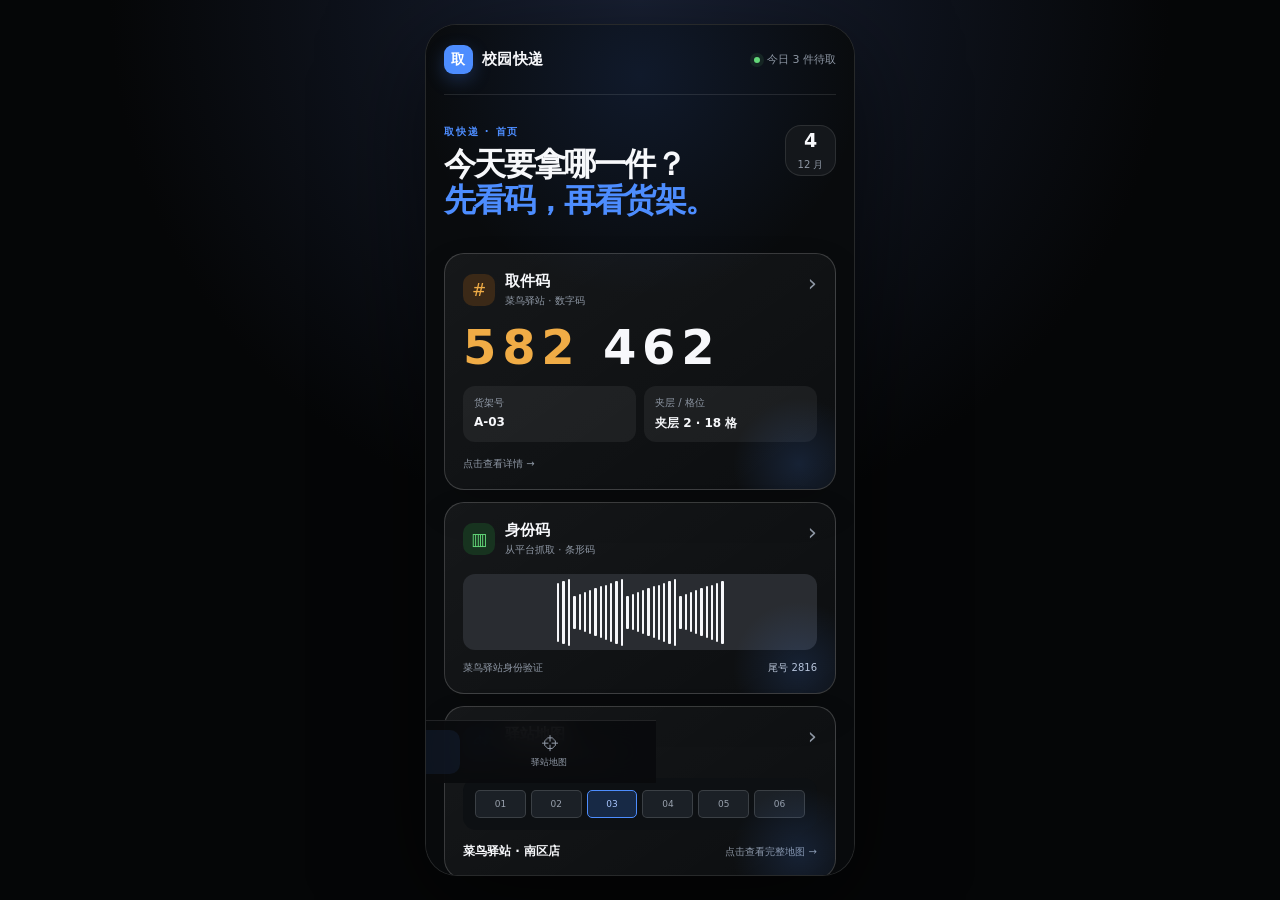
<file: index.html>
<!doctype html>
<html lang="zh-CN">
  <head>
    <meta charset="UTF-8" />
    <meta name="viewport" content="width=device-width, initial-scale=1, viewport-fit=cover" />
    <meta name="theme-color" content="#090b0d" />
    <meta name="description" content="校园快递取件助手首页，集中展示取件码、身份码和驿站货架地图。" />
    <title>校园快递 · 取件助手</title>
    <link rel="stylesheet" href="style.css" />
  </head>
  <body>
    <div class="app-frame">
      <header class="app-header">
        <a class="brand" href="index.html" aria-label="返回首页">
          <span class="brand-mark">取</span>
          <span>校园快递</span>
        </a>
        <span class="header-status"><i></i>今日 3 件待取</span>
      </header>

      <main id="appRoot" tabindex="-1">
        <section class="screen" aria-labelledby="homeTitle">
          <div class="screen-top">
            <div>
              <p class="eyebrow">取快递 · 首页</p>
              <h1 id="homeTitle">今天要拿哪一件？<br /><em>先看码，再看货架。</em></h1>
            </div>
            <div class="date-mark"><strong>13</strong>11 月</div>
          </div>

          <div class="module-list">
            <!-- 取件码卡片 → 同学 A 负责的 pickup.html -->
            <a class="module-card" href="pickup.html" aria-label="打开取件码页面">
              <div class="module-head">
                <div class="module-title">
                  <span class="module-icon amber">#</span>
                  <div>
                    <p class="module-label">取件码</p>
                    <p class="module-subtitle">菜鸟驿站 · 数字码</p>
                  </div>
                </div>
                <span class="module-arrow">›</span>
              </div>
              <div class="pickup-code"><span>582</span> 462</div>
              <div class="code-meta">
                <div class="meta-box"><span class="meta-label">货架号</span><strong class="meta-value">A-03</strong></div>
                <div class="meta-box"><span class="meta-label">夹层 / 格位</span><strong class="meta-value">夹层 2 · 18 格</strong></div>
              </div>
              <div class="card-footer"><span class="card-caption">点击查看详情 →</span></div>
            </a>

            <!-- 身份码卡片 → 同学 B 负责的 barcode.html -->
            <a class="module-card" href="barcode.html" aria-label="打开身份码页面">
              <div class="module-head">
                <div class="module-title">
                  <span class="module-icon green">▥</span>
                  <div>
                    <p class="module-label">身份码</p>
                    <p class="module-subtitle">从平台抓取 · 条形码</p>
                  </div>
                </div>
                <span class="module-arrow">›</span>
              </div>
              <div class="barcode-box" aria-label="身份码示意条形码"></div>
              <div class="barcode-label"><span>菜鸟驿站身份验证</span><strong>尾号 2816</strong></div>
            </a>

            <!-- 驿站地图卡片 → 同学 C 负责的 map.html -->
            <a class="module-card" href="map.html" aria-label="打开驿站地图页面">
              <div class="module-head">
                <div class="module-title">
                  <span class="module-icon blue">⌖</span>
                  <div>
                    <p class="module-label">驿站地图</p>
                    <p class="module-subtitle">平面货架图 · 选择货架</p>
                  </div>
                </div>
                <span class="module-arrow">›</span>
              </div>
              <div class="map-preview">
                <span class="map-shelf">01</span>
                <span class="map-shelf">02</span>
                <span class="map-shelf active">03</span>
                <span class="map-shelf">04</span>
                <span class="map-shelf">05</span>
                <span class="map-shelf">06</span>
              </div>
              <div class="map-card-footer"><strong>菜鸟驿站 · 南区店</strong><span>点击查看完整地图 →</span></div>
            </a>
          </div>
        </section>
      </main>

      <nav class="bottom-nav" aria-label="主导航">
        <a href="index.html" class="active"><span>⌂</span><small>首页</small></a>
        <a href="map.html"><span>⌖</span><small>驿站地图</small></a>
      </nav>
    </div>

    <div class="toast" id="toast" role="status" aria-live="polite"></div>

    <script>
      // 首页只做两件小事：生成装饰条形码 + 显示当天日期。
      // 队友各自的功能逻辑请写在自己负责的页面里，不要改这里。
      const barcodeBox = document.querySelector('.barcode-box');
      barcodeBox.innerHTML = Array.from({ length: 32 }, (_, index) => {
        const value = (index * 11 + 4 * 5 + 7) % 10;
        const width = value % 4 === 0 ? 3 : 2;
        const height = 43 + value * 5;
        return `<i style="width:${width}px;height:${height}%"></i>`;
      }).join('');

      const now = new Date();
      document.querySelector('.date-mark').innerHTML = `<strong>${now.getDate()}</strong>${now.getMonth() + 1} 月`;
    </script>
  </body>
</html>
</file>
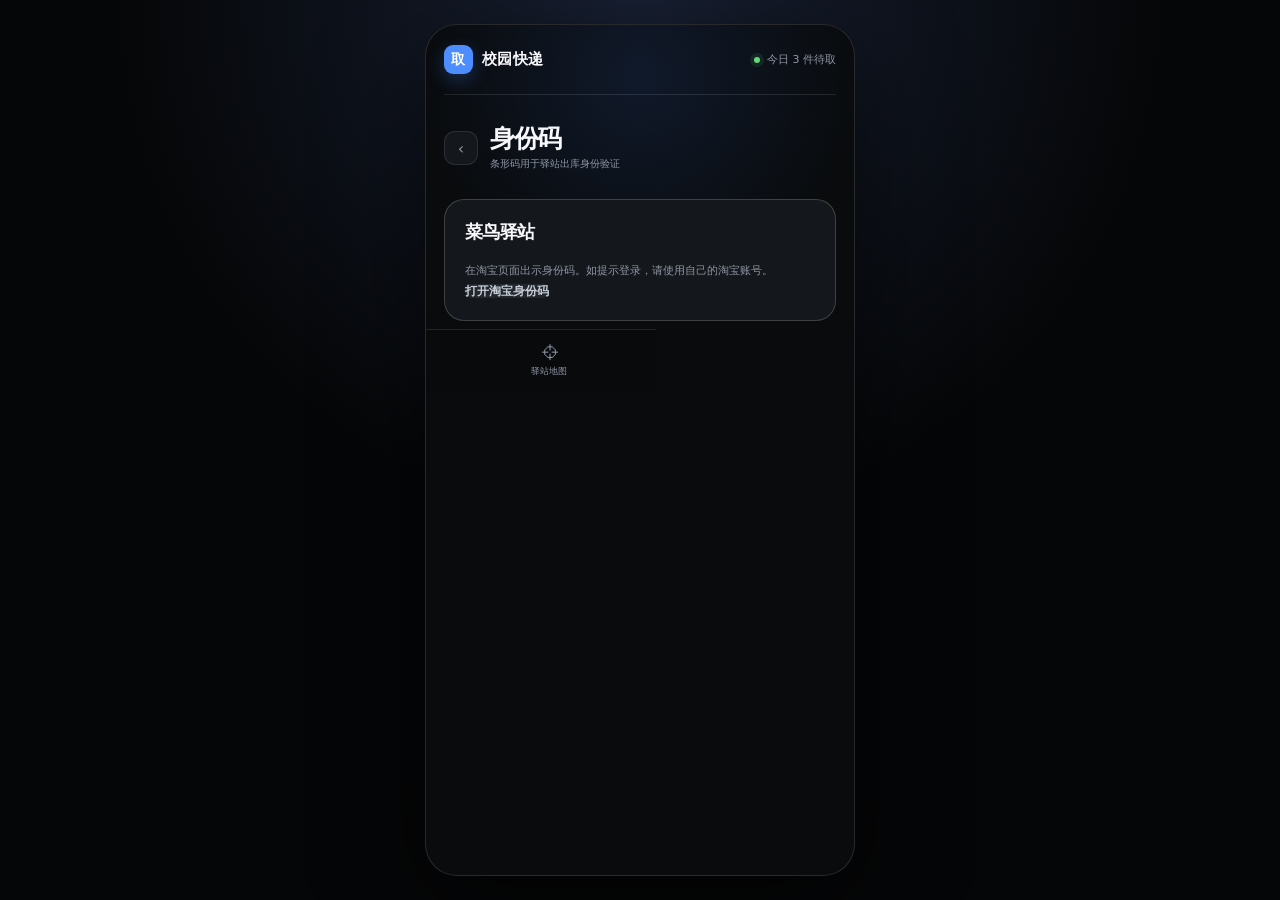
<file: barcode.html>
<!doctype html>
<html lang="zh-CN">
  <head>
    <meta charset="UTF-8" />
    <meta name="viewport" content="width=device-width, initial-scale=1, viewport-fit=cover" />
    <meta name="theme-color" content="#090b0d" />
    <title>身份码 · 校园快递</title>
    <link rel="stylesheet" href="style.css" />
  </head>
  <body>
    <div class="app-frame">
      <header class="app-header">
        <a class="brand" href="index.html" aria-label="返回首页">
          <span class="brand-mark">取</span>
          <span>校园快递</span>
        </a>
        <span class="header-status"><i></i>今日 3 件待取</span>
      </header>

      <!-- 同学 B 负责本页：只在 main 里改功能 -->
      <main id="app-content" class="screen" tabindex="-1">
        <div class="subscreen-head">
          <a class="back-button" href="index.html" aria-label="返回首页">‹</a>
          <div>
            <h1>身份码</h1>
            <small>条形码用于驿站出库身份验证</small>
          </div>
        </div>

        <article class="detail-card">
          <h2>菜鸟驿站</h2>
          <p class="long-note">在淘宝页面出示身份码。如提示登录，请使用自己的淘宝账号。</p>
          <a class="wide-action soft-action" href="https://pages-fast.m.taobao.com/wow/z/uniapp/1011717/last-mile-fe/end-collect-platform/identity-code?spm=cn_end_pick_up.xiaoyuan.xiaoyuan.5&amp;x-ssr=true">打开淘宝身份码</a>
        </article>
      </main>

      <nav class="bottom-nav" aria-label="主导航">
        <a href="index.html"><span>⌂</span><small>首页</small></a>
        <a href="map.html"><span>⌖</span><small>驿站地图</small></a>
      </nav>
    </div>

    <div class="toast" id="toast" role="status" aria-live="polite"></div>

  </body>
</html>
</file>
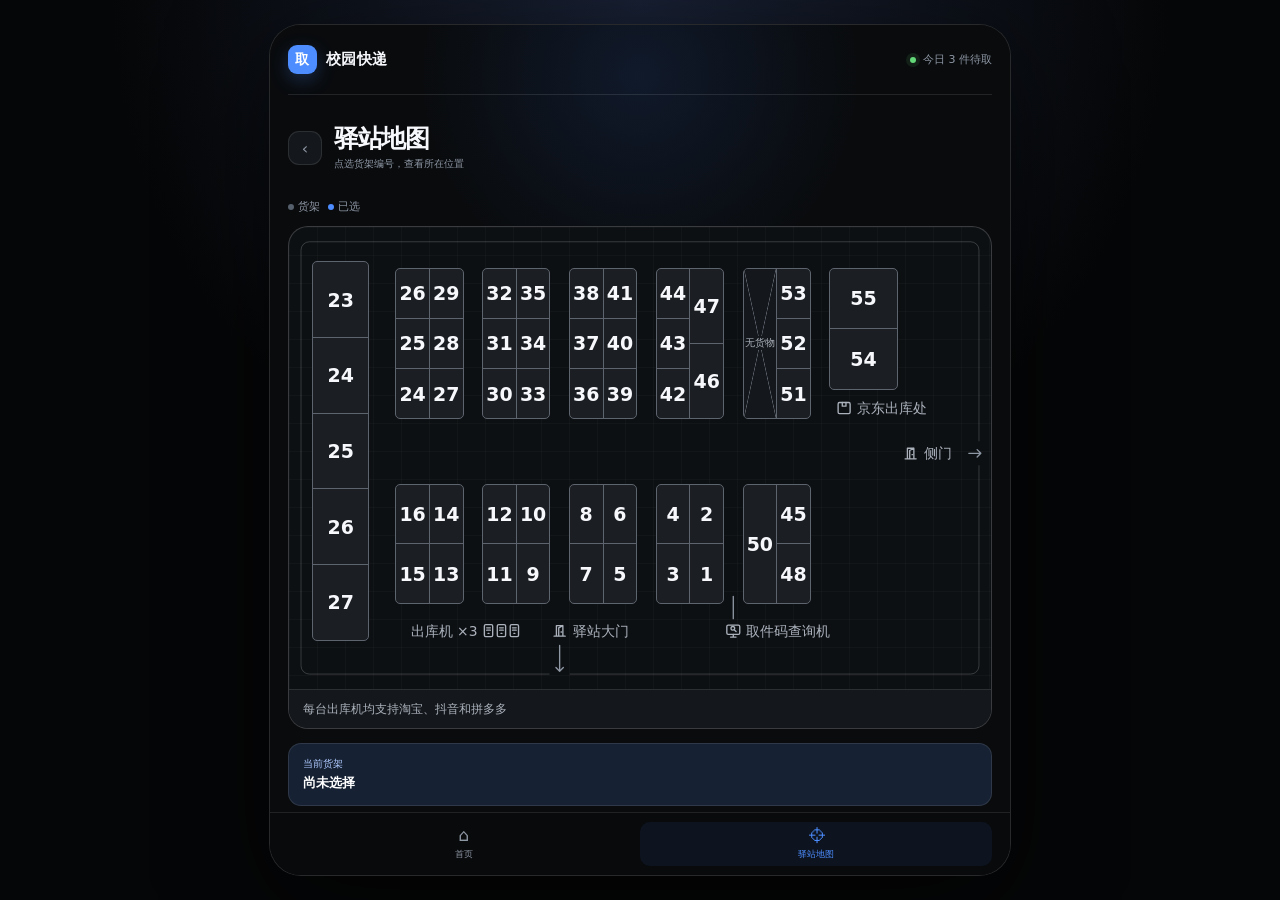
<file: map.html>
<!doctype html>
<html lang="zh-CN">
  <head>
    <meta charset="UTF-8" />
    <meta name="viewport" content="width=device-width, initial-scale=1, viewport-fit=cover" />
    <meta name="theme-color" content="#090b0d" />
    <title>驿站地图 · 校园快递</title>
    <link rel="stylesheet" href="style.css" />
    <style>
      .map-page .station-map {
        --map-rack-line: color-mix(in srgb, var(--muted) 60%, var(--surface));
        --map-label: color-mix(in srgb, var(--muted) 72%, var(--text));
        padding: 0;
        overflow: hidden;
        background-color: #0d1013;
        background-image: none;
      }
      .map-page .station-map::before { content: none; }
      .map-page .map-toolbar { flex-wrap: wrap; margin-bottom: 12px; }
      .map-page .map-legend { font-size: 11px; }
      .map-page .zone-button { min-height: 44px; font-size: 12px; }
      .map-page .zone-button:focus-visible { outline: 2px solid var(--blue); outline-offset: 2px; }

      .map-view { overflow-x: auto; }
      .map-plan {
        position: relative;
        aspect-ratio: 760 / 500;
        container-type: inline-size;
        background-image: linear-gradient(rgba(255, 255, 255, .023) 1px, transparent 1px),
          linear-gradient(90deg, rgba(255, 255, 255, .023) 1px, transparent 1px);
        background-size: 28px 28px;
      }
      .map-view.is-zoomed .map-plan { width: max(100%, 960px); }
      .map-hint { margin: 8px 0 0; color: var(--muted); font-size: 12px; }
      .map-service-note {
        margin: 0;
        padding: 10px 14px;
        border-top: 1px solid var(--line);
        background: var(--surface);
        color: var(--map-label);
        font-size: 12px;
        line-height: 1.5;
      }
      .map-page .map-summary {
        border: 1px solid var(--line);
        background: color-mix(in srgb, var(--blue-soft) 56%, var(--surface));
      }
      .map-page .map-summary small { font-size: 12px; }

      .map-facilities { position: absolute; inset: 0; width: 100%; height: 100%; }
      .map-wall { fill: none; stroke: var(--line-strong); vector-effect: non-scaling-stroke; }
      .map-marker { color: var(--map-label); }
      .map-marker text {
        fill: currentColor;
        font-size: clamp(15px, calc(27px - 1.8cqw), 22px);
        font-weight: 500;
        dominant-baseline: central;
      }
      .map-icon {
        fill: none;
        stroke: currentColor;
        stroke-width: 1.45;
        stroke-linecap: round;
        stroke-linejoin: round;
      }
      .map-direction { color: var(--muted); }

      .map-rack {
        position: absolute;
        display: flex;
        left: var(--rack-x);
        top: var(--rack-y);
        width: var(--rack-width);
        height: var(--rack-height);
        overflow: hidden;
        border: 1px solid var(--map-rack-line);
        border-radius: 5px;
        background: var(--surface-2);
      }
      .map-rack-side { display: flex; flex: 1 1 0; flex-direction: column; min-width: 0; }
      .map-rack-side + .map-rack-side { border-left: 1px solid var(--map-rack-line); }
      .map-page .map-cell {
        flex: 1 1 0;
        min-height: 0;
        padding: 0;
        border: 0;
        border-radius: 0;
        background: transparent;
        color: var(--text);
        font-size: clamp(10px, 2.7cqw, 21px);
        font-variant-numeric: tabular-nums;
        font-weight: 600;
        transition: background-color .16s ease-out, color .16s ease-out;
      }
      .map-cell + .map-cell { border-top: 1px solid var(--map-rack-line); }
      @media (hover: hover) {
        .map-page .map-cell:hover { background: var(--blue-soft); }
      }
      .map-page .map-cell:active { background: var(--surface-3); }
      .map-page .map-cell.selected {
        background: var(--blue-soft);
        color: #a9c6ff;
        box-shadow: inset 0 0 0 1px var(--blue);
      }
      .map-page .map-cell:focus-visible { outline: 2px solid var(--text); outline-offset: -2px; }
      .map-rack-empty {
        background: linear-gradient(to top right, transparent 49%, var(--map-rack-line) 50%, transparent 51%),
          linear-gradient(to bottom right, transparent 49%, var(--map-rack-line) 50%, transparent 51%),
          var(--surface);
      }
      .map-empty-label { display: none; }
      @container (min-width: 600px) {
        .map-rack-empty { justify-content: center; align-items: center; }
        .map-empty-label {
          display: block;
          background: var(--surface);
          color: var(--map-label);
          font-size: 10px;
          white-space: nowrap;
        }
      }

      @media (min-width: 700px) {
        .map-page { --app-width: clamp(560px, calc(152vh - 626px), 840px); }
        .map-page .app-frame { display: flex; flex-direction: column; padding-bottom: 0; }
        .map-page .app-header, .map-page .bottom-nav { flex-shrink: 0; }
        .map-page .screen { flex: 1 0 auto; }
        .map-page .bottom-nav { left: auto; width: calc(100% + 36px); margin-inline: -18px; transform: none; }
      }
      @media (min-width: 840px) {
        .map-page .map-zoom, .map-page .map-hint { display: none; }
        .map-view.is-zoomed .map-plan { width: 100%; }
      }
      @media (prefers-reduced-motion: reduce) {
        .map-page .map-cell { transition: none; }
      }
    </style>
  </head>
  <body class="map-page">
    <div class="app-frame">
      <header class="app-header">
        <a class="brand" href="index.html" aria-label="返回首页">
          <span class="brand-mark">取</span>
          <span>校园快递</span>
        </a>
        <span class="header-status"><i></i>今日 3 件待取</span>
      </header>

      <main id="app-content" class="screen" tabindex="-1">
        <div class="subscreen-head">
          <a class="back-button" href="index.html" aria-label="返回首页">‹</a>
          <div>
            <h1>驿站地图</h1>
            <small>点选货架编号，查看所在位置</small>
          </div>
        </div>

        <div class="map-toolbar">
          <div class="map-legend">
            <span><i class="legend-dot gray" aria-hidden="true"></i>货架</span>
            <span><i class="legend-dot blue" aria-hidden="true"></i>已选</span>
          </div>
          <button class="zone-button map-zoom" id="mapZoom" type="button" aria-controls="mapView">放大地图</button>
        </div>

        <div class="station-map">
          <div class="map-view" id="mapView" role="region" aria-label="货架地图">
            <div class="map-plan" id="mapPlan">
              <svg class="map-facilities" viewBox="0 0 760 500" role="img" aria-labelledby="facilityTitle" aria-describedby="facilityDetails">
                <title id="facilityTitle">驿站设施位置</title>
                <desc id="facilityDetails">上排最右侧货架下方是京东出库处。下方竖向过道通往驿站大门，右方横向过道通往侧门。下排左侧有三台出库机，每台均支持淘宝、抖音和拼多多。下排右侧、50 号货架旁是取件码查询机。</desc>
                <defs>
                  <g id="doorIcon" class="map-icon">
                    <path d="M2 14h12M4.5 14V2.5h7V14M7 14V5l4.5-2.5m-2 7h.5" />
                  </g>
                  <g id="terminalIcon" class="map-icon">
                    <rect x="3.5" y="1.5" width="9" height="13" rx="1.5" />
                    <path d="M6 5h4m-4 2.5h4M7.5 11h1" />
                  </g>
                </defs>
                <path class="map-wall" d="M282 484H22a9 9 0 0 1-9-9V25a9 9 0 0 1 9-9h716a9 9 0 0 1 9 9v207M747 258v217a9 9 0 0 1-9 9H304" />
                <g class="map-marker" transform="translate(601 196)">
                  <rect class="map-icon" x="-6.5" y="-6" width="13" height="12" rx="1.5" />
                  <path class="map-icon" d="M-2-6v4h4v-4" />
                  <text x="14">京东出库处</text>
                </g>
                <g class="map-marker" transform="translate(673 245)">
                  <use href="#doorIcon" x="-8" y="-8" />
                  <text x="14">侧门</text>
                  <path class="map-icon map-direction" d="M63 0h13m-4-4 4 4-4 4" />
                </g>
                <g class="map-marker" transform="translate(230 437)">
                  <text x="-26" text-anchor="end">出库机 ×3</text>
                  <use href="#terminalIcon" x="-22" y="-8" />
                  <use href="#terminalIcon" x="-8" y="-8" />
                  <use href="#terminalIcon" x="6" y="-8" />
                </g>
                <g class="map-marker" transform="translate(293 437)">
                  <use href="#doorIcon" x="-8" y="-8" />
                  <text x="14">驿站大门</text>
                  <path class="map-icon map-direction" d="M0 16v28m-4-4 4 4 4-4" />
                </g>
                <g class="map-marker" transform="translate(481 437)">
                  <g class="map-icon">
                    <rect x="-7" y="-6" width="14" height="10" rx="1.5" />
                    <path d="M0 4v3m-3 0h6m-2-8 2 2" />
                    <circle cx="-.5" cy="-2.5" r="2" />
                  </g>
                  <path class="map-icon map-direction" d="M0-13v-24" />
                  <text x="14">取件码查询机</text>
                </g>
              </svg>
            </div>
          </div>
          <p class="map-service-note">每台出库机均支持淘宝、抖音和拼多多</p>
        </div>
        <p class="map-hint" id="mapHint" hidden>左右滑动查看完整地图</p>

        <div class="map-summary" role="status">
          <div><span>当前货架</span><strong id="selectedShelfLabel">尚未选择</strong></div>
          <small id="selectedLocation"></small>
        </div>
      </main>

      <nav class="bottom-nav" aria-label="主导航">
        <a href="index.html"><span>⌂</span><small>首页</small></a>
        <a href="map.html" class="active" aria-current="page"><span>⌖</span><small>驿站地图</small></a>
      </nav>
    </div>

    <script>
      // 每侧编号按示意图从上到下排列。
      const upperRacks = [
        [[26, 25, 24], [29, 28, 27]],
        [[32, 31, 30], [35, 34, 33]],
        [[38, 37, 36], [41, 40, 39]],
        [[44, 43, 42], [47, 46]],
        [[], [53, 52, 51]],
        [[55, 54]],
      ];
      const lowerRacks = [
        [[16, 15], [14, 13]],
        [[12, 11], [10, 9]],
        [[8, 7], [6, 5]],
        [[4, 3], [2, 1]],
        [[50], [45, 48]],
      ];
      const mapPlan = document.getElementById('mapPlan');
      const mapView = document.getElementById('mapView');
      const mapZoom = document.getElementById('mapZoom');
      const mapHint = document.getElementById('mapHint');
      const shelfLabel = document.getElementById('selectedShelfLabel');
      const locationLabel = document.getElementById('selectedLocation');
      let selectedShelf;

      function rackMarkup(sides, location, x, y, width, height) {
        const bounds = `--rack-x:${x / 760 * 100}%;--rack-y:${y / 500 * 100}%;--rack-width:${width / 760 * 100}%;--rack-height:${height / 500 * 100}%`;
        const columns = sides.map((numbers, index) => {
          const sideLocation = sides.length === 1 ? location : `${location} · ${index === 0 ? '左侧' : '右侧'}`;
          if (!numbers.length) {
            return `<div class="map-rack-side map-rack-empty" role="img" aria-label="${sideLocation}无货物"><span class="map-empty-label">无货物</span></div>`;
          }
          const cells = numbers.map((number) => `
            <button class="shelf-rect map-cell" type="button" data-shelf="${number}" data-location="${sideLocation}" aria-label="${number} 号货架，${sideLocation}" aria-pressed="false">${number}</button>`
          ).join('');
          return `<div class="map-rack-side">${cells}</div>`;
        }).join('');
        return `<div class="map-rack" style="${bounds}">${columns}</div>`;
      }

      mapPlan.insertAdjacentHTML('beforeend', [
        rackMarkup([[23, 24, 25, 26, 27]], '左侧长架', 25, 37, 62, 411),
        ...upperRacks.map((sides, index) => rackMarkup(sides, `上排第 ${index + 1} 列`, 115 + index * 94, 44, 74, index === 5 ? 132 : 164)),
        ...lowerRacks.map((sides, index) => rackMarkup(sides, `下排第 ${index + 1} 列`, 115 + index * 94, 278, 74, 130)),
      ].join(''));

      mapPlan.addEventListener('click', (event) => {
        const shelf = event.target.closest('.map-cell');
        if (!shelf || shelf === selectedShelf) return;

        if (selectedShelf) {
          selectedShelf.classList.remove('selected');
          selectedShelf.setAttribute('aria-pressed', 'false');
        }
        selectedShelf = shelf;
        shelf.classList.add('selected');
        shelf.setAttribute('aria-pressed', 'true');
        shelfLabel.textContent = `${shelf.dataset.shelf} 号货架`;
        locationLabel.textContent = shelf.dataset.location;
      });

      mapZoom.addEventListener('click', () => {
        const zoomed = mapView.classList.toggle('is-zoomed');
        mapZoom.textContent = zoomed ? '查看全图' : '放大地图';
        mapHint.hidden = !zoomed;
        mapView.tabIndex = zoomed ? 0 : -1;
        if (zoomed && selectedShelf) {
          const shelfBounds = selectedShelf.getBoundingClientRect();
          const viewportBounds = mapView.getBoundingClientRect();
          mapView.scrollLeft += shelfBounds.left + shelfBounds.width / 2 - viewportBounds.left - mapView.clientWidth / 2;
        } else {
          mapView.scrollLeft = 0;
        }
      });
    </script>
  </body>
</html>
</file>
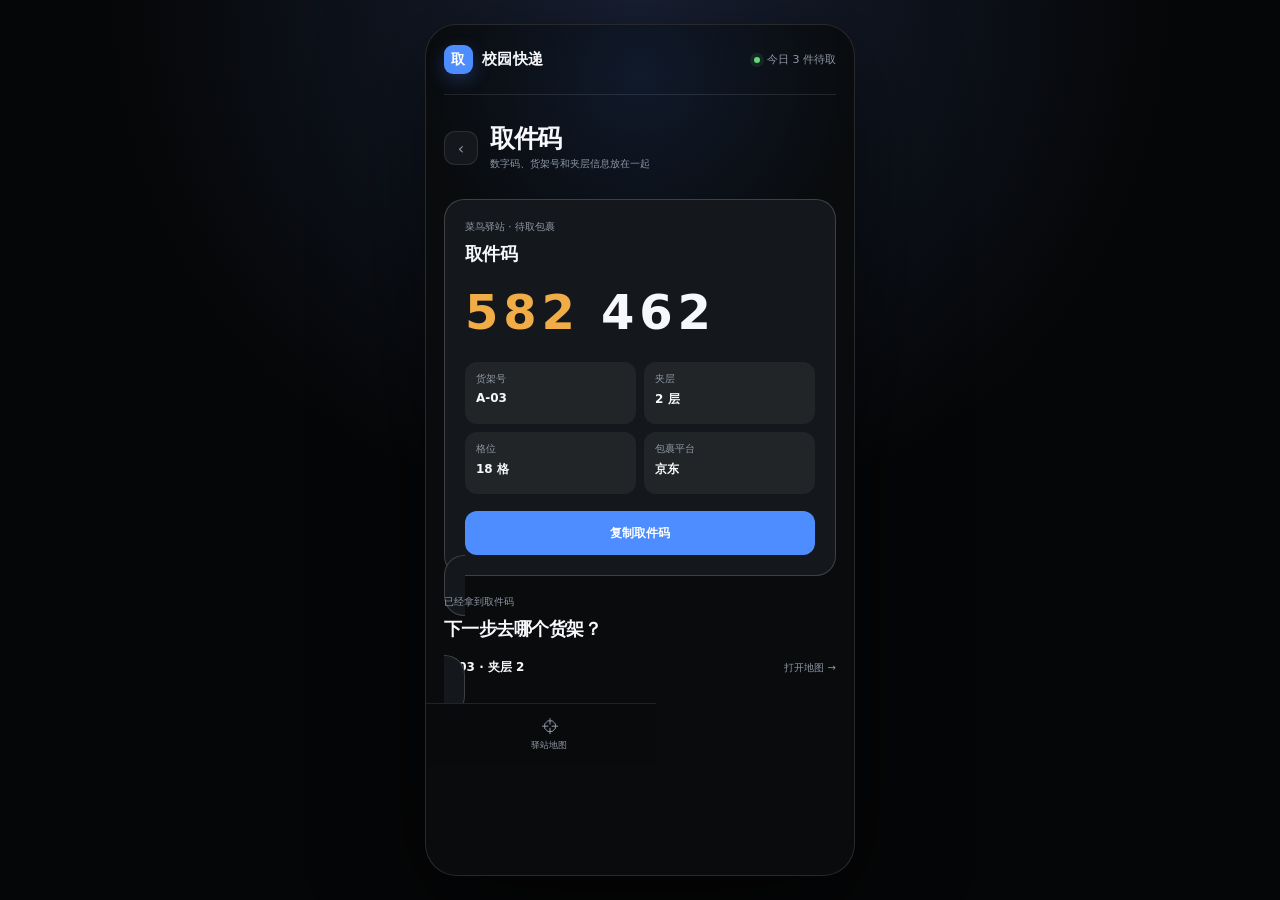
<file: pickup.html>
<!doctype html>
<html lang="zh-CN">
  <head>
    <meta charset="UTF-8" />
    <meta name="viewport" content="width=device-width, initial-scale=1, viewport-fit=cover" />
    <meta name="theme-color" content="#090b0d" />
    <title>取件码 · 校园快递</title>
    <link rel="stylesheet" href="style.css" />
  </head>
  <body>
    <div class="app-frame">
      <header class="app-header">
        <a class="brand" href="index.html" aria-label="返回首页">
          <span class="brand-mark">取</span>
          <span>校园快递</span>
        </a>
        <span class="header-status"><i></i>今日 3 件待取</span>
      </header>

      <!-- 同学 A 负责本页：只在 main 里改功能 -->
      <main id="app-content" class="screen" tabindex="-1">
        <div class="subscreen-head">
          <a class="back-button" href="index.html" aria-label="返回首页">‹</a>
          <div>
            <h1>取件码</h1>
            <small>数字码、货架号和夹层信息放在一起</small>
          </div>
        </div>

        <article class="detail-card">
          <p class="detail-kicker">菜鸟驿站 · 待取包裹</p>
          <h2>取件码</h2>
          <div class="detail-code"><span>582</span> 462</div>
          <div class="detail-grid">
            <div class="meta-box"><span class="meta-label">货架号</span><strong class="meta-value">A-03</strong></div>
            <div class="meta-box"><span class="meta-label">夹层</span><strong class="meta-value">2 层</strong></div>
            <div class="meta-box"><span class="meta-label">格位</span><strong class="meta-value">18 格</strong></div>
            <div class="meta-box"><span class="meta-label">包裹平台</span><strong class="meta-value">京东</strong></div>
          </div>
          <button class="wide-action copy-code" type="button">复制取件码</button>
        </article>

        <a class="detail-card" href="map.html">
          <p class="detail-kicker">已经拿到取件码</p>
          <h2>下一步去哪个货架？</h2>
          <div class="map-card-footer"><strong>A-03 · 夹层 2</strong><span>打开地图 →</span></div>
        </a>
      </main>

      <nav class="bottom-nav" aria-label="主导航">
        <a href="index.html"><span>⌂</span><small>首页</small></a>
        <a href="map.html"><span>⌖</span><small>驿站地图</small></a>
      </nav>
    </div>

    <div class="toast" id="toast" role="status" aria-live="polite"></div>

    <script>
      // 同学 A 的功能脚本写在这里
      const toast = document.getElementById('toast');

      function showToast(message) {
        toast.textContent = message;
        toast.classList.add('visible');
        clearTimeout(showToast.timer);
        showToast.timer = setTimeout(() => toast.classList.remove('visible'), 2200);
      }

      document.querySelector('.copy-code').addEventListener('click', async () => {
        try {
          await navigator.clipboard.writeText('582462');
          showToast('取件码已复制');
        } catch {
          showToast('取件码 582462');
        }
      });
    </script>
  </body>
</html>
</file>
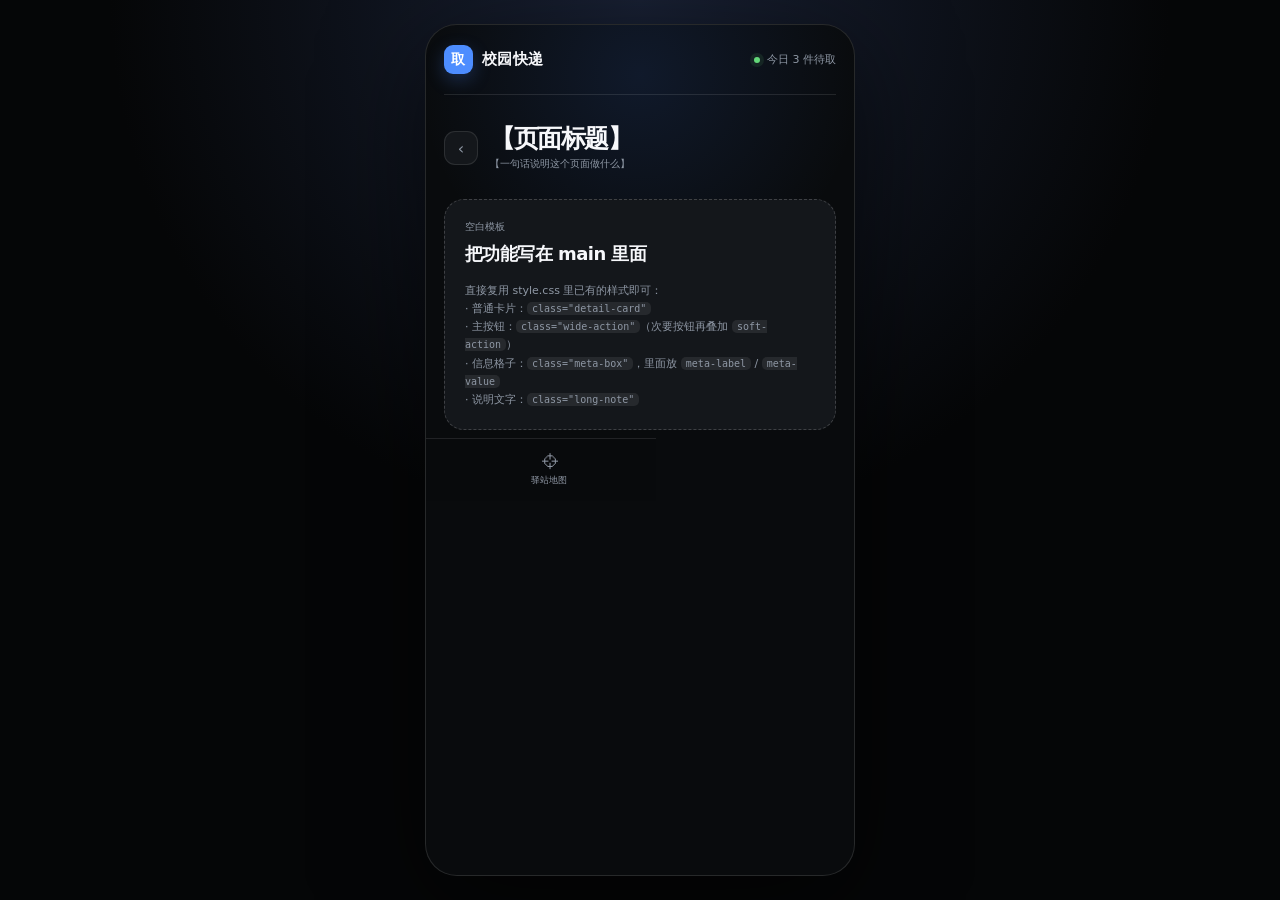
<file: template.html>
<!doctype html>
<html lang="zh-CN">
  <head>
    <meta charset="UTF-8" />
    <meta name="viewport" content="width=device-width, initial-scale=1, viewport-fit=cover" />
    <meta name="theme-color" content="#090b0d" />
    <title>【页面标题】 · 校园快递</title>
    <!-- 直接复用首页样式，不用再写一套配色 -->
    <link rel="stylesheet" href="style.css" />
  </head>
  <body>
    <div class="app-frame">
      <header class="app-header">
        <a class="brand" href="index.html" aria-label="返回首页">
          <span class="brand-mark">取</span>
          <span>校园快递</span>
        </a>
        <span class="header-status"><i></i>今日 3 件待取</span>
      </header>

      <main id="app-content" class="screen" tabindex="-1">
        <!-- 1. 顶部通用返回栏：只改标题和说明 -->
        <div class="subscreen-head">
          <a class="back-button" href="index.html" aria-label="返回首页">‹</a>
          <div>
            <h1>【页面标题】</h1>
            <small>【一句话说明这个页面做什么】</small>
          </div>
        </div>

        <!-- ===== 2. 你的功能区域：只改下面这块 ===== -->
        <article class="detail-card page-placeholder">
          <p class="detail-kicker">空白模板</p>
          <h2>把功能写在 main 里面</h2>
          <p class="long-note">
            直接复用 style.css 里已有的样式即可：<br />
            · 普通卡片：<code>class="detail-card"</code><br />
            · 主按钮：<code>class="wide-action"</code>（次要按钮再叠加 <code>soft-action</code>）<br />
            · 信息格子：<code>class="meta-box"</code>，里面放 <code>meta-label</code> / <code>meta-value</code><br />
            · 说明文字：<code>class="long-note"</code>
          </p>
        </article>
        <!-- ===== 你的功能区域结束 ===== -->
      </main>

      <nav class="bottom-nav" aria-label="主导航">
        <a href="index.html"><span>⌂</span><small>首页</small></a>
        <a href="map.html"><span>⌖</span><small>驿站地图</small></a>
      </nav>
    </div>

    <div class="toast" id="toast" role="status" aria-live="polite"></div>
  </body>
</html>
</file>
<file: style.css>
:root {
  color-scheme: dark;
  --bg: #090b0d;
  --surface: #14171b;
  --surface-2: #1b1f24;
  --surface-3: #22272e;
  --line: rgba(255, 255, 255, .1);
  --line-strong: rgba(255, 255, 255, .18);
  --text: #f7f8fb;
  --muted: #8e97a4;
  --blue: #4d8dff;
  --blue-soft: #172945;
  --green: #63d879;
  --green-soft: #17331f;
  --amber: #f0ac46;
  --amber-soft: #3b2917;
  --app-width: 430px;
  font-family: Inter, "Noto Sans SC", "Microsoft YaHei", system-ui, sans-serif;
}

* { box-sizing: border-box; }
html { background: #050607; scroll-behavior: smooth; }
body { margin: 0; min-width: 320px; min-height: 100vh; color: var(--text); background: #050607; }
#appRoot { outline: none; }
button, a { font: inherit; }
button { color: inherit; }
a { color: inherit; text-decoration: none; }
.app-frame { position: relative; width: min(100%, var(--app-width)); min-height: 100vh; margin: 0 auto; padding: 0 18px 92px; background: var(--bg); overflow: hidden; }
.app-frame::before { content: ""; position: fixed; top: -180px; left: 50%; width: 460px; height: 460px; transform: translateX(-50%); border-radius: 50%; background: radial-gradient(circle, rgba(60, 114, 224, .14), transparent 68%); pointer-events: none; }

.app-header { position: relative; z-index: 1; display: flex; align-items: center; justify-content: space-between; height: 70px; border-bottom: 1px solid var(--line); }
.brand { display: inline-flex; align-items: center; gap: 9px; font-size: 15px; font-weight: 700; letter-spacing: .03em; }
.brand-mark { display: grid; place-items: center; width: 29px; height: 29px; border-radius: 9px; background: var(--blue); color: #fff; font-size: 14px; font-weight: 900; box-shadow: 0 6px 18px rgba(77, 141, 255, .25); }
.header-status { display: inline-flex; align-items: center; gap: 7px; color: var(--muted); font-size: 11px; }
.header-status i { width: 6px; height: 6px; border-radius: 50%; background: var(--green); box-shadow: 0 0 0 4px rgba(99, 216, 121, .1); }

.screen { position: relative; z-index: 1; padding: 30px 0 8px; }
.screen-top { display: flex; align-items: flex-start; justify-content: space-between; gap: 14px; margin-bottom: 25px; }
.eyebrow { margin: 0 0 8px; color: var(--blue); font-size: 10px; font-weight: 700; letter-spacing: .18em; text-transform: uppercase; }
h1, h2, h3, p { margin-top: 0; }
h1 { margin-bottom: 9px; font-size: 32px; line-height: 1.12; letter-spacing: -.06em; }
h1 em { color: var(--blue); font-style: normal; }
.screen-lede { max-width: 260px; margin: 0; color: var(--muted); font-size: 12px; line-height: 1.65; }
.date-mark { display: grid; place-items: center; min-width: 51px; height: 51px; border: 1px solid var(--line); border-radius: 16px; background: var(--surface); color: var(--muted); font-size: 10px; line-height: 1.15; text-align: center; }.date-mark strong { display: block; color: var(--text); font-size: 19px; line-height: 1; }

.module-list { display: grid; gap: 12px; }
.module-card { position: relative; display: block; width: 100%; padding: 18px; border: 1px solid var(--line-strong); border-radius: 20px; background: linear-gradient(145deg, rgba(255,255,255,.055), rgba(255,255,255,.015)); box-shadow: 0 18px 38px rgba(0,0,0,.14); overflow: hidden; transition: border-color .2s ease, transform .2s ease, background .2s ease; }
.module-card:hover, .module-card:focus-visible { border-color: rgba(77, 141, 255, .7); background: linear-gradient(145deg, rgba(77,141,255,.12), rgba(255,255,255,.02)); transform: translateY(-2px); outline: none; }
.module-card::after { content: ""; position: absolute; right: -34px; bottom: -45px; width: 140px; height: 140px; border-radius: 50%; background: radial-gradient(circle, rgba(77,141,255,.15), transparent 67%); pointer-events: none; }
.module-head { display: flex; align-items: flex-start; justify-content: space-between; gap: 12px; margin-bottom: 17px; }.module-title { display: flex; align-items: center; gap: 10px; }.module-icon { display: grid; place-items: center; width: 32px; height: 32px; border-radius: 10px; font-size: 17px; }.module-icon.blue { background: var(--blue-soft); color: var(--blue); }.module-icon.green { background: var(--green-soft); color: var(--green); }.module-icon.amber { background: var(--amber-soft); color: var(--amber); }.module-label { margin: 0 0 3px; font-size: 15px; font-weight: 700; }.module-subtitle { margin: 0; color: var(--muted); font-size: 10px; }.module-arrow { color: var(--muted); font-size: 23px; line-height: 1; }
.demo-note { margin: 0; color: var(--muted); font-size: 10px; line-height: 1.5; }

.pickup-code { margin-bottom: 16px; color: var(--text); font-size: clamp(36px, 12vw, 48px); font-weight: 800; letter-spacing: .12em; line-height: .95; font-variant-numeric: tabular-nums; }.pickup-code span { color: var(--amber); }
.code-meta { display: grid; grid-template-columns: repeat(2, 1fr); gap: 8px; }.meta-box { padding: 10px 11px; border-radius: 12px; background: rgba(255,255,255,.06); }.meta-label { display: block; margin-bottom: 5px; color: var(--muted); font-size: 10px; }.meta-value { display: block; color: var(--text); font-size: 12px; font-weight: 700; }
.card-footer { display: flex; align-items: center; justify-content: space-between; gap: 10px; margin-top: 15px; }.card-caption { color: var(--muted); font-size: 10px; }.mini-action { padding: 7px 10px; border: 1px solid var(--line); border-radius: 9px; background: transparent; color: #c6ccd5; font-size: 10px; cursor: pointer; }.mini-action:hover, .mini-action:focus-visible { border-color: var(--blue); color: var(--blue); outline: none; }

.barcode-box { display: flex; align-items: center; justify-content: center; gap: 3px; height: 76px; margin: 4px 0 11px; padding: 0 14px; border-radius: 12px; background: #292c31; overflow: hidden; }.barcode-box.large { height: 120px; margin-top: 5px; }.barcode-box i { display: block; width: 2px; min-width: 2px; height: 52%; border-radius: 1px; background: #f6f7fa; }.barcode-box i:nth-child(3n) { height: 74%; }.barcode-box i:nth-child(5n) { width: 3px; height: 92%; }.barcode-box i:nth-child(7n) { height: 41%; }.barcode-label { display: flex; justify-content: space-between; color: var(--muted); font-size: 10px; }.barcode-label strong { color: #c6ccd5; font-weight: 500; }

.map-preview { display: grid; grid-template-columns: repeat(6, 1fr); gap: 5px; padding: 12px; border-radius: 13px; background: #0d1013; }.map-shelf { display: grid; place-items: center; min-height: 28px; border: 1px solid rgba(255,255,255,.14); border-radius: 5px; background: #1b2026; color: #9aa2ae; font-size: 9px; }.map-shelf.active { border-color: var(--blue); background: var(--blue-soft); color: #a9c6ff; }.map-card-footer { display: flex; align-items: center; justify-content: space-between; margin-top: 13px; }.map-card-footer strong { font-size: 12px; }.map-card-footer span { color: var(--muted); font-size: 10px; }

.section-divider { display: flex; align-items: center; gap: 9px; margin: 24px 0 13px; color: var(--muted); font-size: 10px; }.section-divider::before, .section-divider::after { content: ""; height: 1px; flex: 1; background: var(--line); }
.helper-card { display: flex; align-items: center; gap: 12px; padding: 13px 14px; border: 1px solid var(--line); border-radius: 15px; background: rgba(255,255,255,.025); }.helper-icon { display: grid; place-items: center; width: 28px; height: 28px; border-radius: 9px; background: var(--surface-3); color: var(--muted); }.helper-card strong, .helper-card span { display: block; }.helper-card strong { margin-bottom: 3px; font-size: 11px; }.helper-card span { color: var(--muted); font-size: 10px; line-height: 1.45; }

.subscreen-head { display: flex; align-items: center; gap: 12px; margin-bottom: 28px; }.back-button { display: grid; place-items: center; width: 34px; height: 34px; border: 1px solid var(--line); border-radius: 11px; background: var(--surface); color: var(--muted); cursor: pointer; }.back-button:hover, .back-button:focus-visible { border-color: var(--blue); color: var(--blue); outline: none; }.subscreen-head h1 { margin: 0; font-size: 25px; }.subscreen-head small { display: block; margin-top: 4px; color: var(--muted); font-size: 10px; }
.detail-card { padding: 20px; border: 1px solid var(--line-strong); border-radius: 20px; background: var(--surface); }.detail-card + .detail-card { margin-top: 12px; }.detail-kicker { margin: 0 0 8px; color: var(--muted); font-size: 10px; }.detail-card h2 { margin-bottom: 18px; font-size: 18px; letter-spacing: -.03em; }.detail-code { margin-bottom: 22px; color: var(--text); font-size: 48px; font-weight: 800; letter-spacing: .1em; }.detail-code span { color: var(--amber); }.detail-grid { display: grid; grid-template-columns: repeat(2, 1fr); gap: 8px; }.detail-grid .meta-box { min-height: 62px; }.long-note { margin: 16px 0 0; color: var(--muted); font-size: 11px; line-height: 1.65; }.wide-action { width: 100%; margin-top: 17px; min-height: 44px; border: 0; border-radius: 12px; background: var(--blue); color: white; font-size: 12px; font-weight: 700; cursor: pointer; }.wide-action:hover, .wide-action:focus-visible { background: #679cff; outline: none; }.soft-action { background: var(--surface-3); color: #c6ccd5; }

.map-toolbar { display: flex; align-items: center; justify-content: space-between; gap: 12px; margin-bottom: 15px; }.zone-switch { display: flex; gap: 5px; }.zone-button { min-height: 31px; padding: 0 11px; border: 1px solid var(--line); border-radius: 9px; background: var(--surface); color: var(--muted); font-size: 10px; cursor: pointer; }.zone-button.active, .zone-button:hover, .zone-button:focus-visible { border-color: var(--blue); background: var(--blue-soft); color: #c6d8ff; outline: none; }.map-legend { display: flex; gap: 8px; color: var(--muted); font-size: 9px; }.legend-dot { display: inline-block; width: 6px; height: 6px; margin-right: 4px; border-radius: 50%; }.legend-dot.blue { background: var(--blue); }.legend-dot.gray { background: #56606c; }
.station-map { position: relative; padding: 26px 13px 22px; border: 1px solid var(--line-strong); border-radius: 20px; background: #0c0f12; background-image: linear-gradient(rgba(255,255,255,.035) 1px, transparent 1px), linear-gradient(90deg, rgba(255,255,255,.035) 1px, transparent 1px); background-size: 26px 26px; }.station-map::before { content: "入口"; position: absolute; top: 8px; right: 15px; color: var(--muted); font-size: 9px; letter-spacing: .1em; }.map-row { position: relative; display: grid; grid-template-columns: repeat(6, 1fr); gap: 8px; margin-bottom: 18px; }.map-row:last-child { margin-bottom: 0; }.map-row-label { position: absolute; left: 12px; transform: translateY(-15px); color: var(--muted); font-size: 9px; }.shelf-rect { display: grid; place-items: center; min-height: 48px; border: 1px solid rgba(255,255,255,.14); border-radius: 7px; background: #1b2026; color: #a2aab5; font-size: 10px; cursor: pointer; transition: .18s ease; }.shelf-rect:hover, .shelf-rect:focus-visible { border-color: var(--blue); color: #c4d8ff; outline: none; }.shelf-rect.selected { border-color: #79a8ff; background: var(--blue); color: #fff; box-shadow: 0 0 0 4px rgba(77,141,255,.15); }.map-summary { display: flex; align-items: center; justify-content: space-between; gap: 10px; margin-top: 14px; padding: 13px 14px; border-radius: 13px; background: var(--blue-soft); }.map-summary span { display: block; color: #afc9ff; font-size: 10px; }.map-summary strong { display: block; margin-top: 3px; color: #fff; font-size: 13px; }.map-summary small { color: var(--muted); font-size: 10px; }

.bottom-nav { position: fixed; z-index: 3; bottom: 0; left: 50%; display: grid; grid-template-columns: repeat(2, 1fr); width: min(100%, var(--app-width)); padding: 9px 18px calc(9px + env(safe-area-inset-bottom)); transform: translateX(-50%); border-top: 1px solid var(--line); background: rgba(9,11,13,.9); backdrop-filter: blur(14px); }.bottom-nav a { display: grid; justify-items: center; gap: 4px; padding: 5px 0; border-radius: 10px; color: var(--muted); }.bottom-nav a.active { color: var(--blue); background: rgba(77,141,255,.08); }.bottom-nav span { font-size: 17px; line-height: 1; }.bottom-nav small { font-size: 9px; }
.toast { position: fixed; z-index: 5; bottom: 76px; left: 50%; max-width: calc(var(--app-width) - 36px); padding: 10px 13px; transform: translate(-50%, 12px); opacity: 0; border: 1px solid var(--line-strong); border-radius: 999px; background: #252b33; color: var(--text); font-size: 11px; pointer-events: none; transition: .22s ease; }.toast.visible { transform: translate(-50%, 0); opacity: 1; }

@media (min-width: 700px) { body { display: grid; place-items: center; padding: 24px; background: radial-gradient(circle at 50% 0, #182033, #050607 48%); }.app-frame { min-height: min(860px, calc(100vh - 48px)); max-height: calc(100vh - 48px); border: 1px solid rgba(255,255,255,.12); border-radius: 32px; box-shadow: 0 28px 100px rgba(0,0,0,.55); overflow-y: auto; scrollbar-width: thin; }.bottom-nav { position: sticky; bottom: 0; }.app-frame::before { position: absolute; } }
@media (max-width: 360px) { .app-frame { padding-left: 14px; padding-right: 14px; }.screen { padding-top: 24px; } h1 { font-size: 29px; }.module-card { padding: 15px; }.map-row { gap: 5px; }.shelf-rect { min-height: 42px; font-size: 9px; } }

/* ===== 子页面模板占位（队友开始写功能后可以删掉） ===== */
.page-placeholder { border-style: dashed; }
.page-placeholder h2 { margin-bottom: 10px; }
.page-placeholder code { padding: 1px 5px; border-radius: 5px; background: rgba(255,255,255,.08); font-size: 10px; }
</file>
